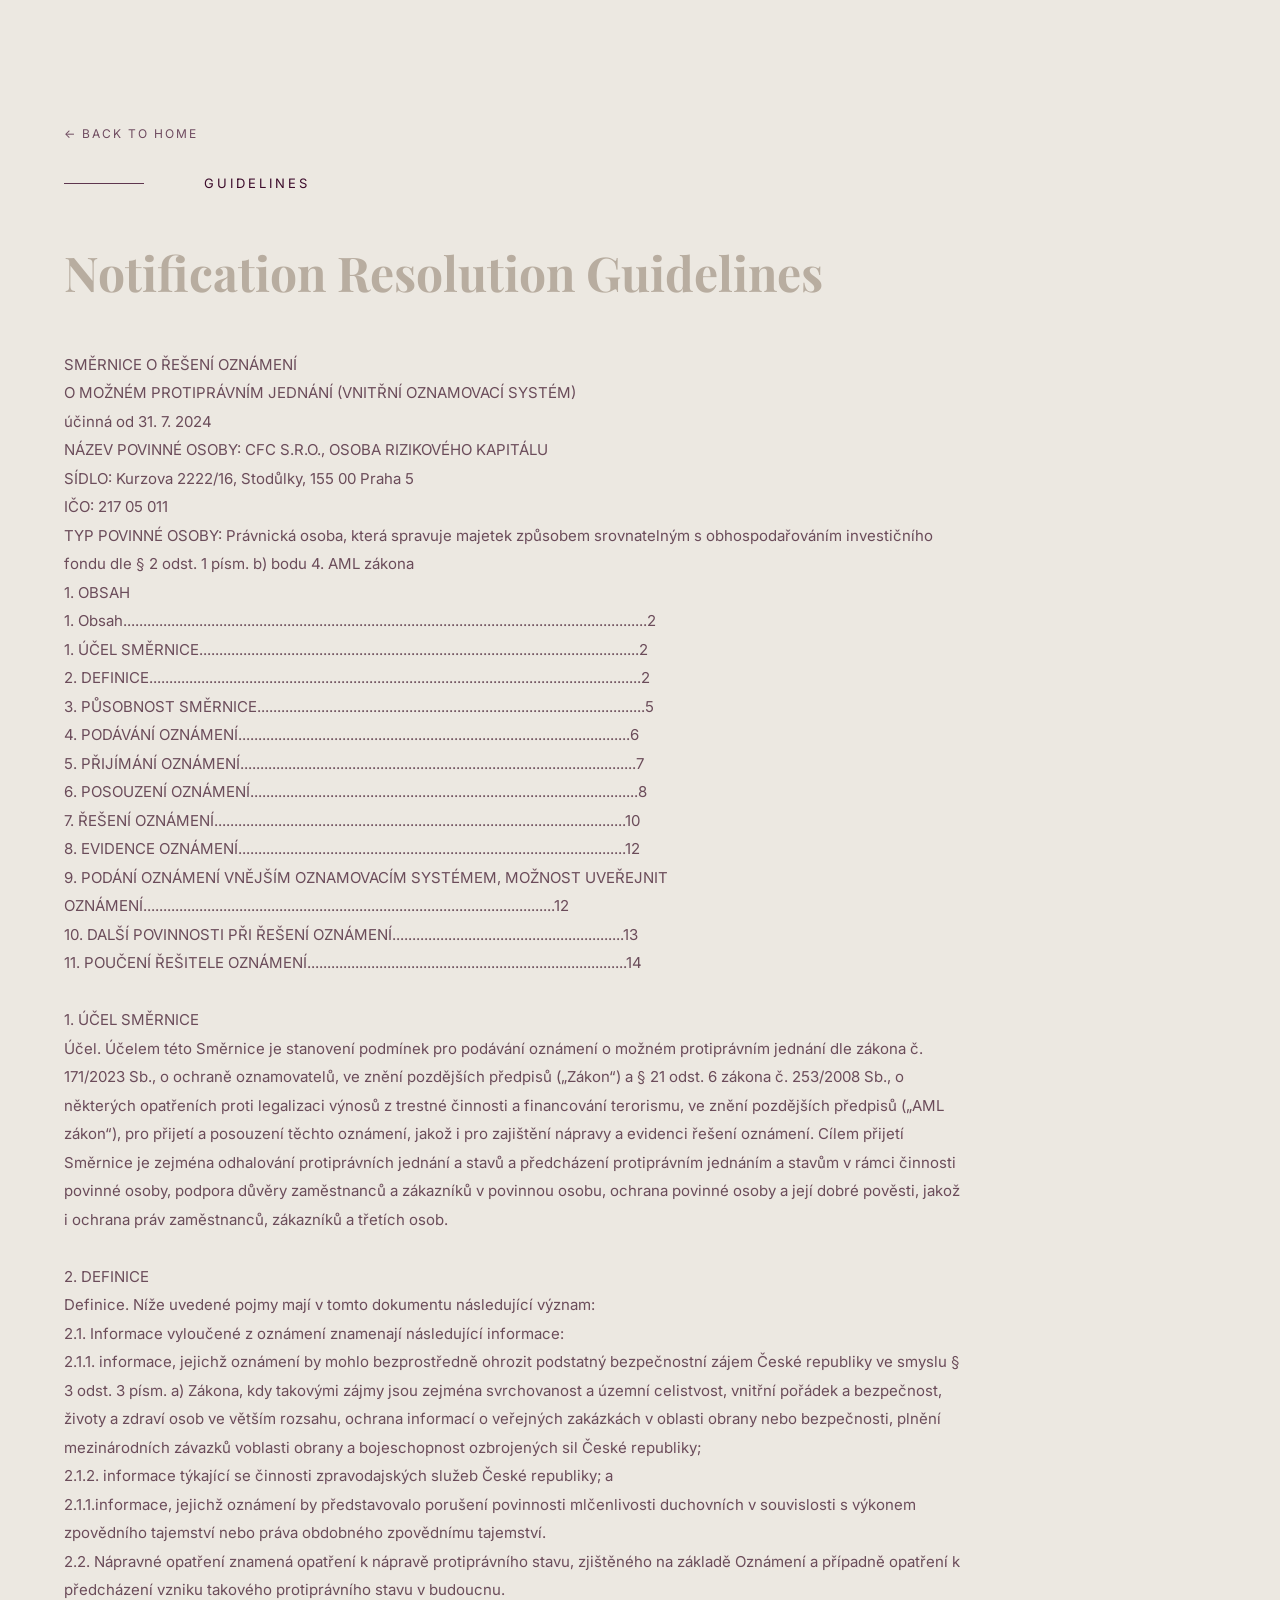
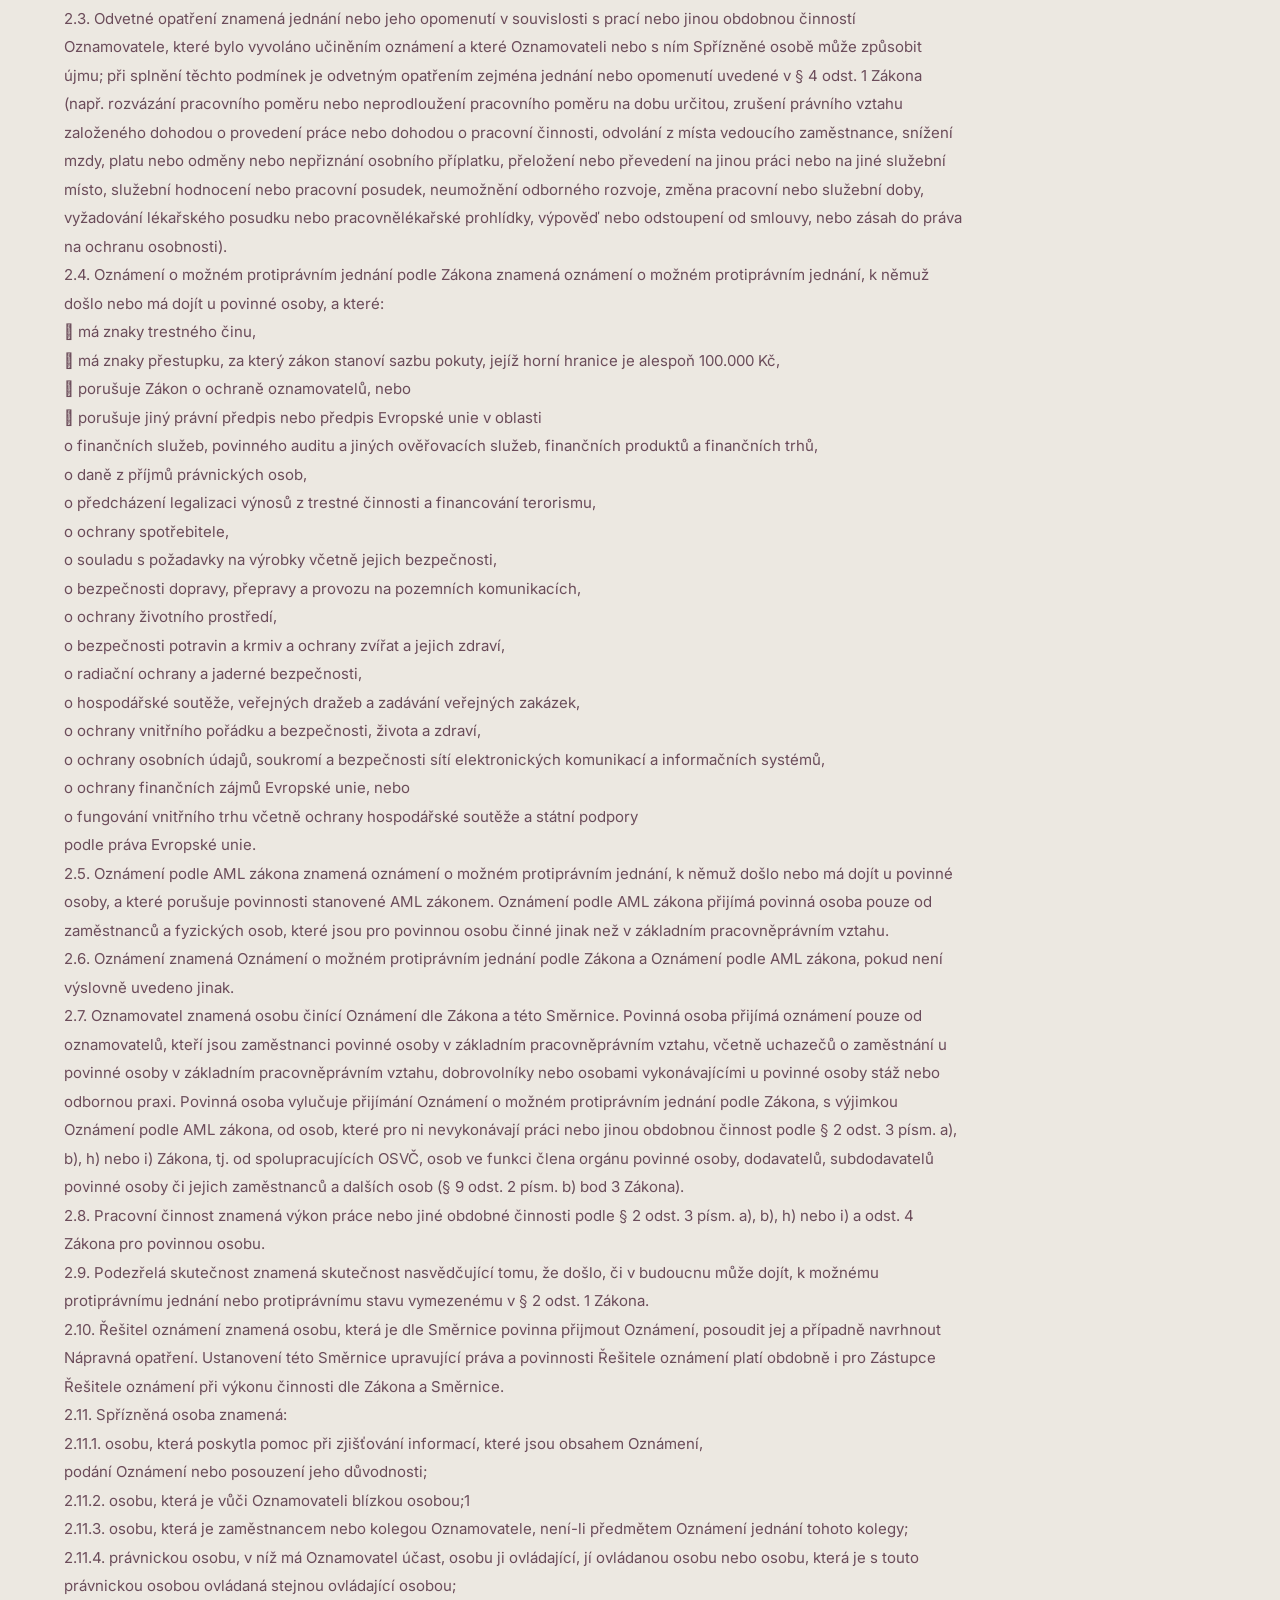
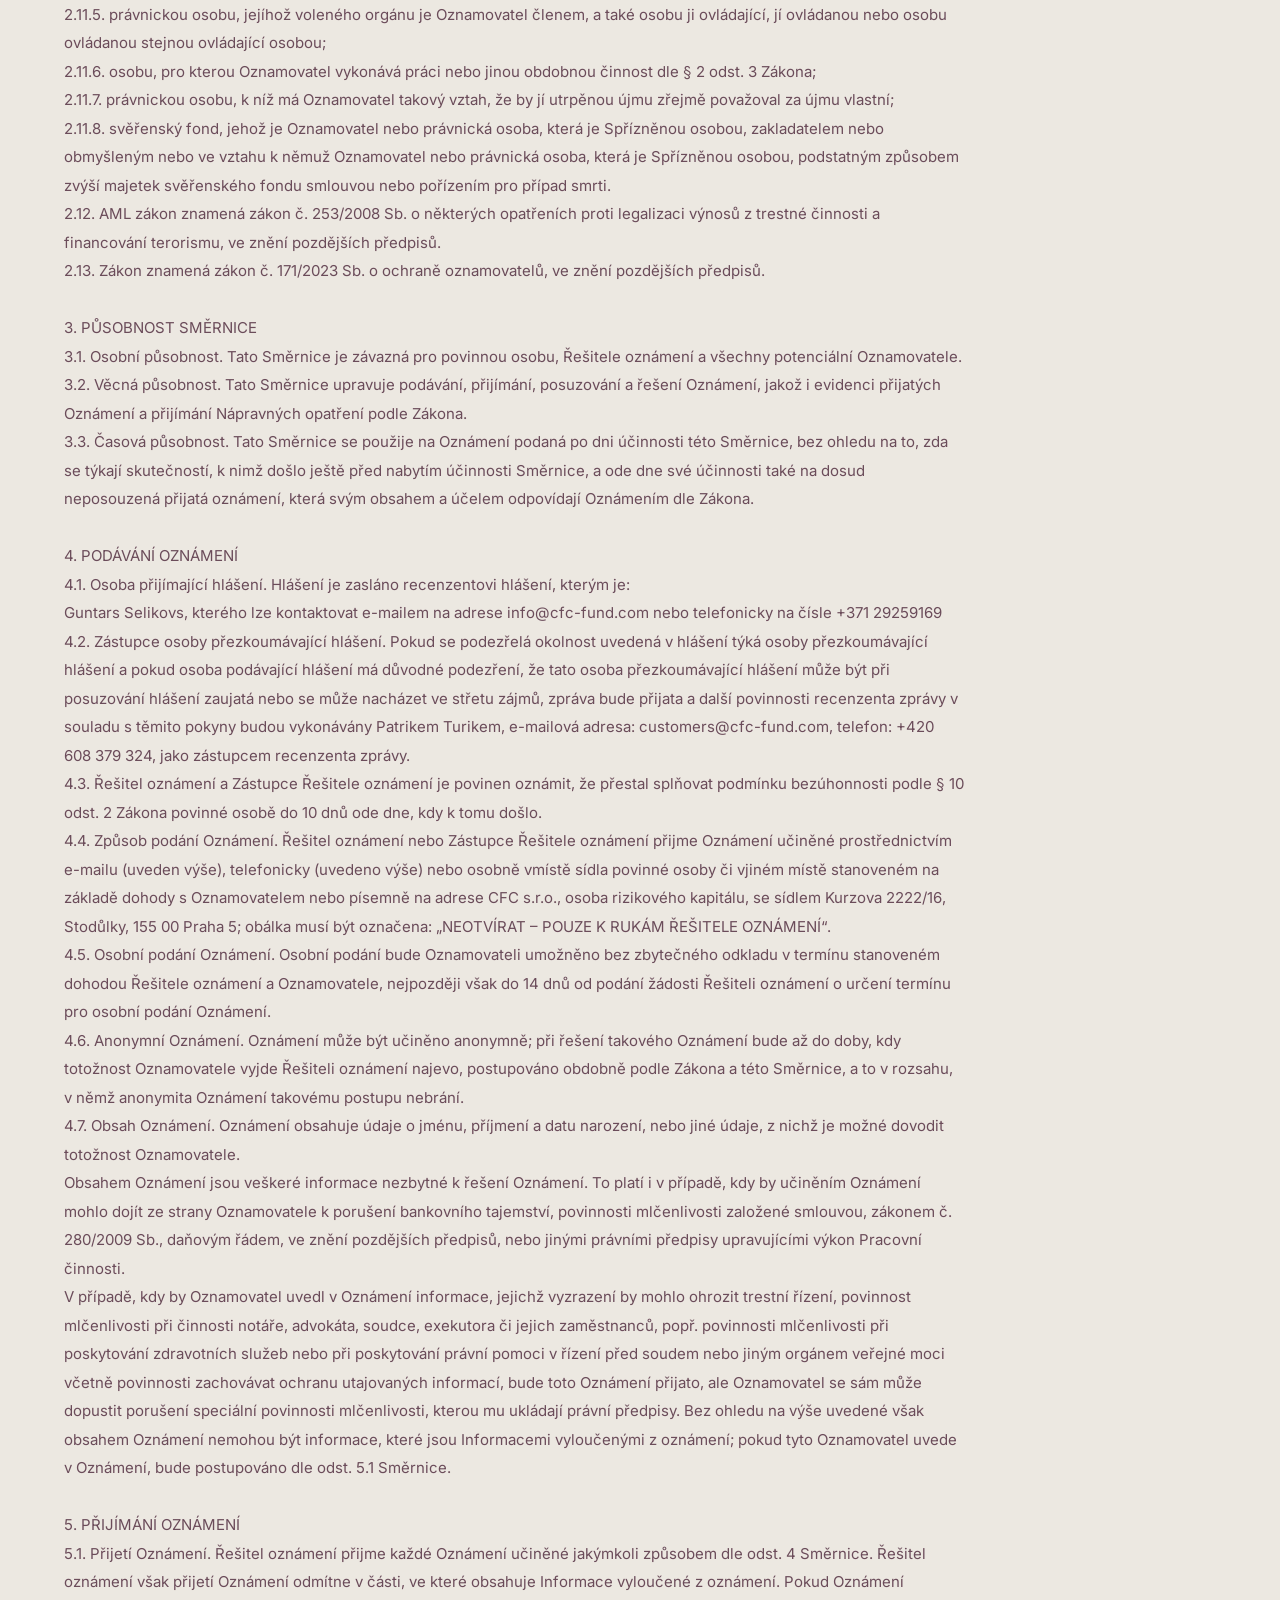
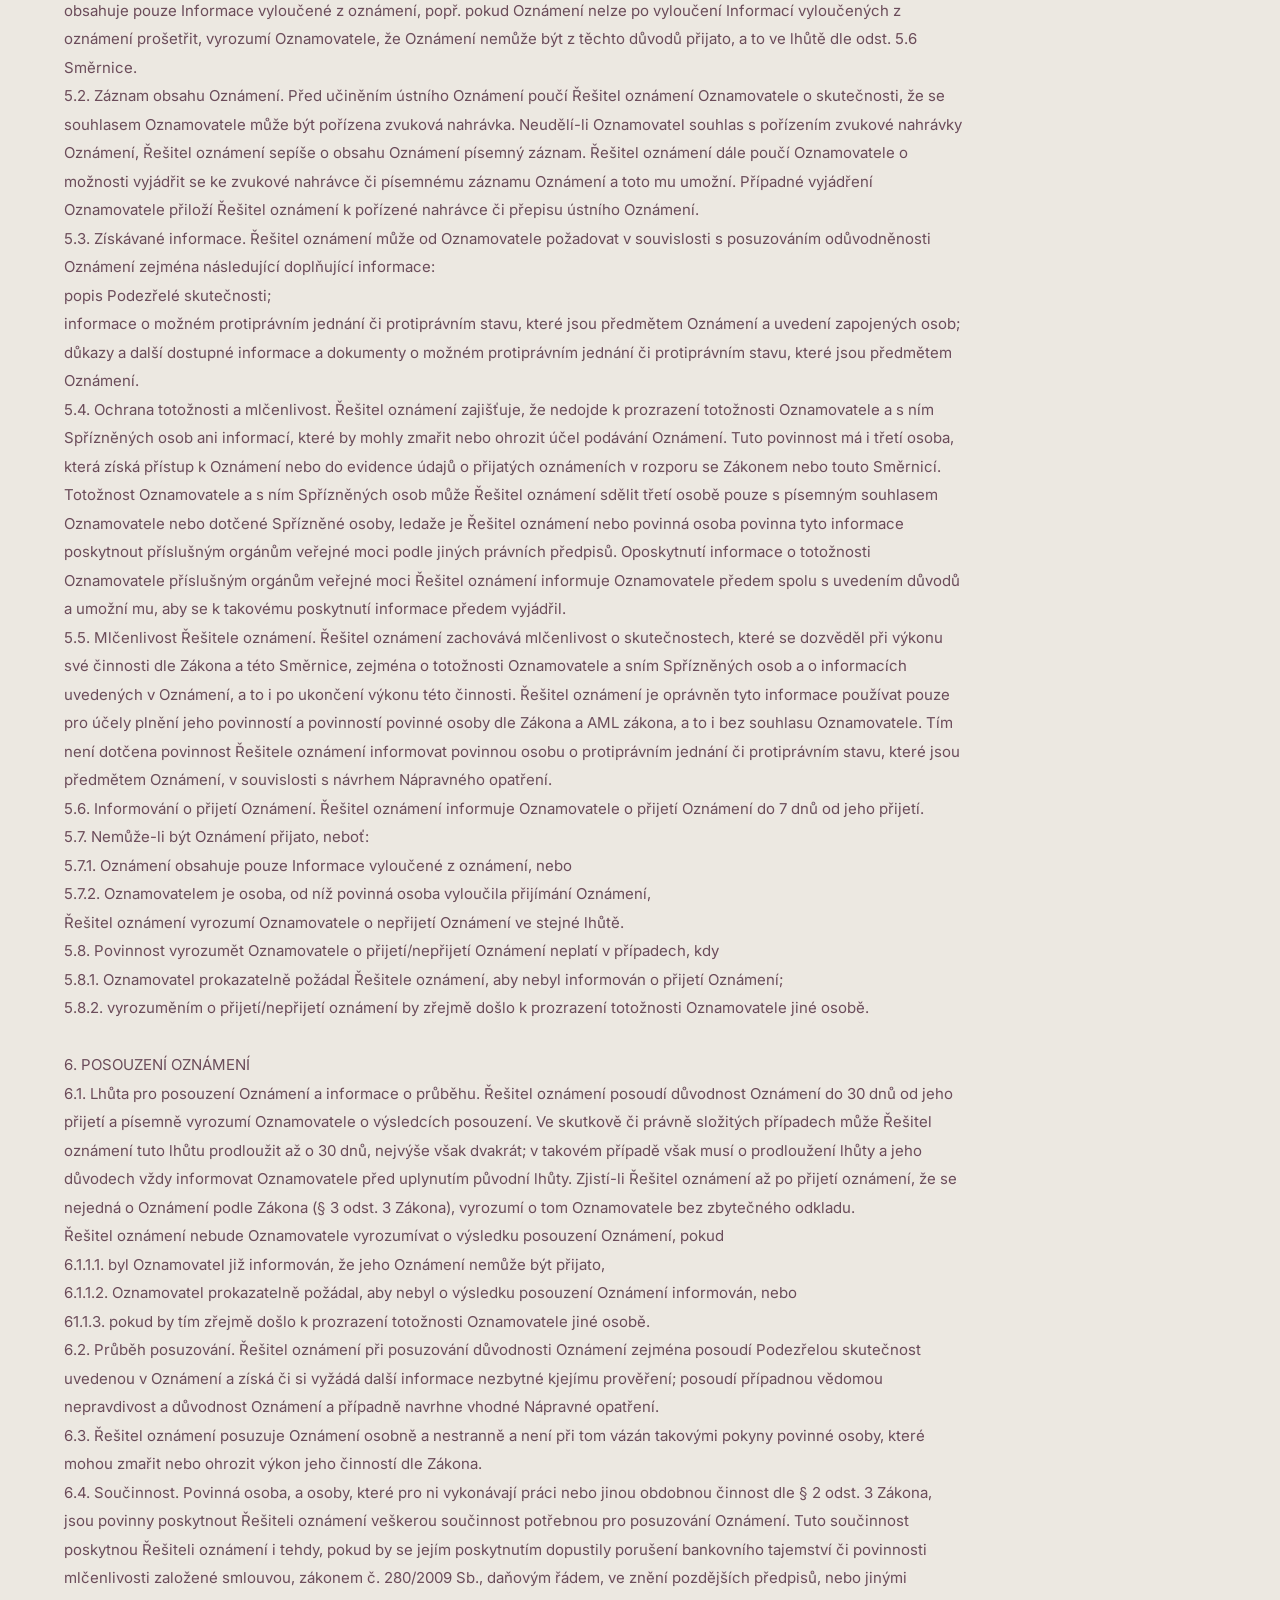
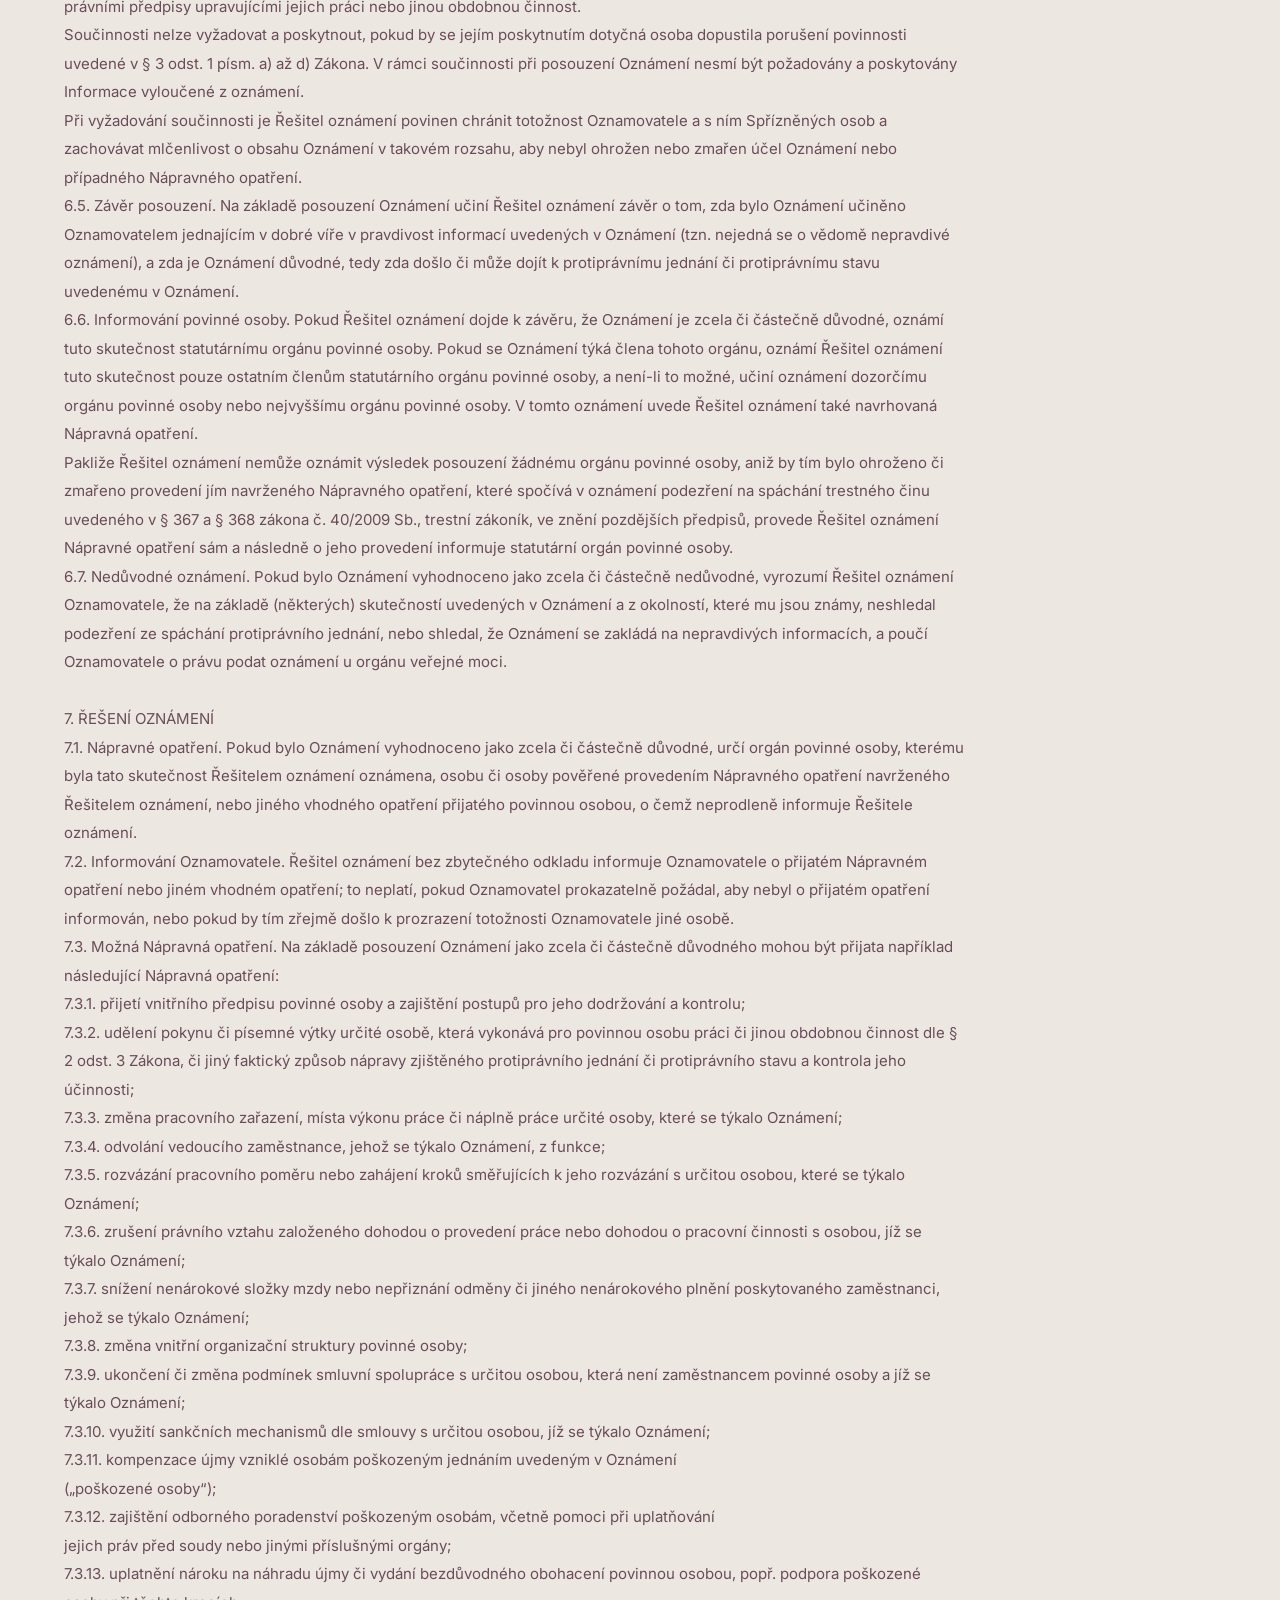
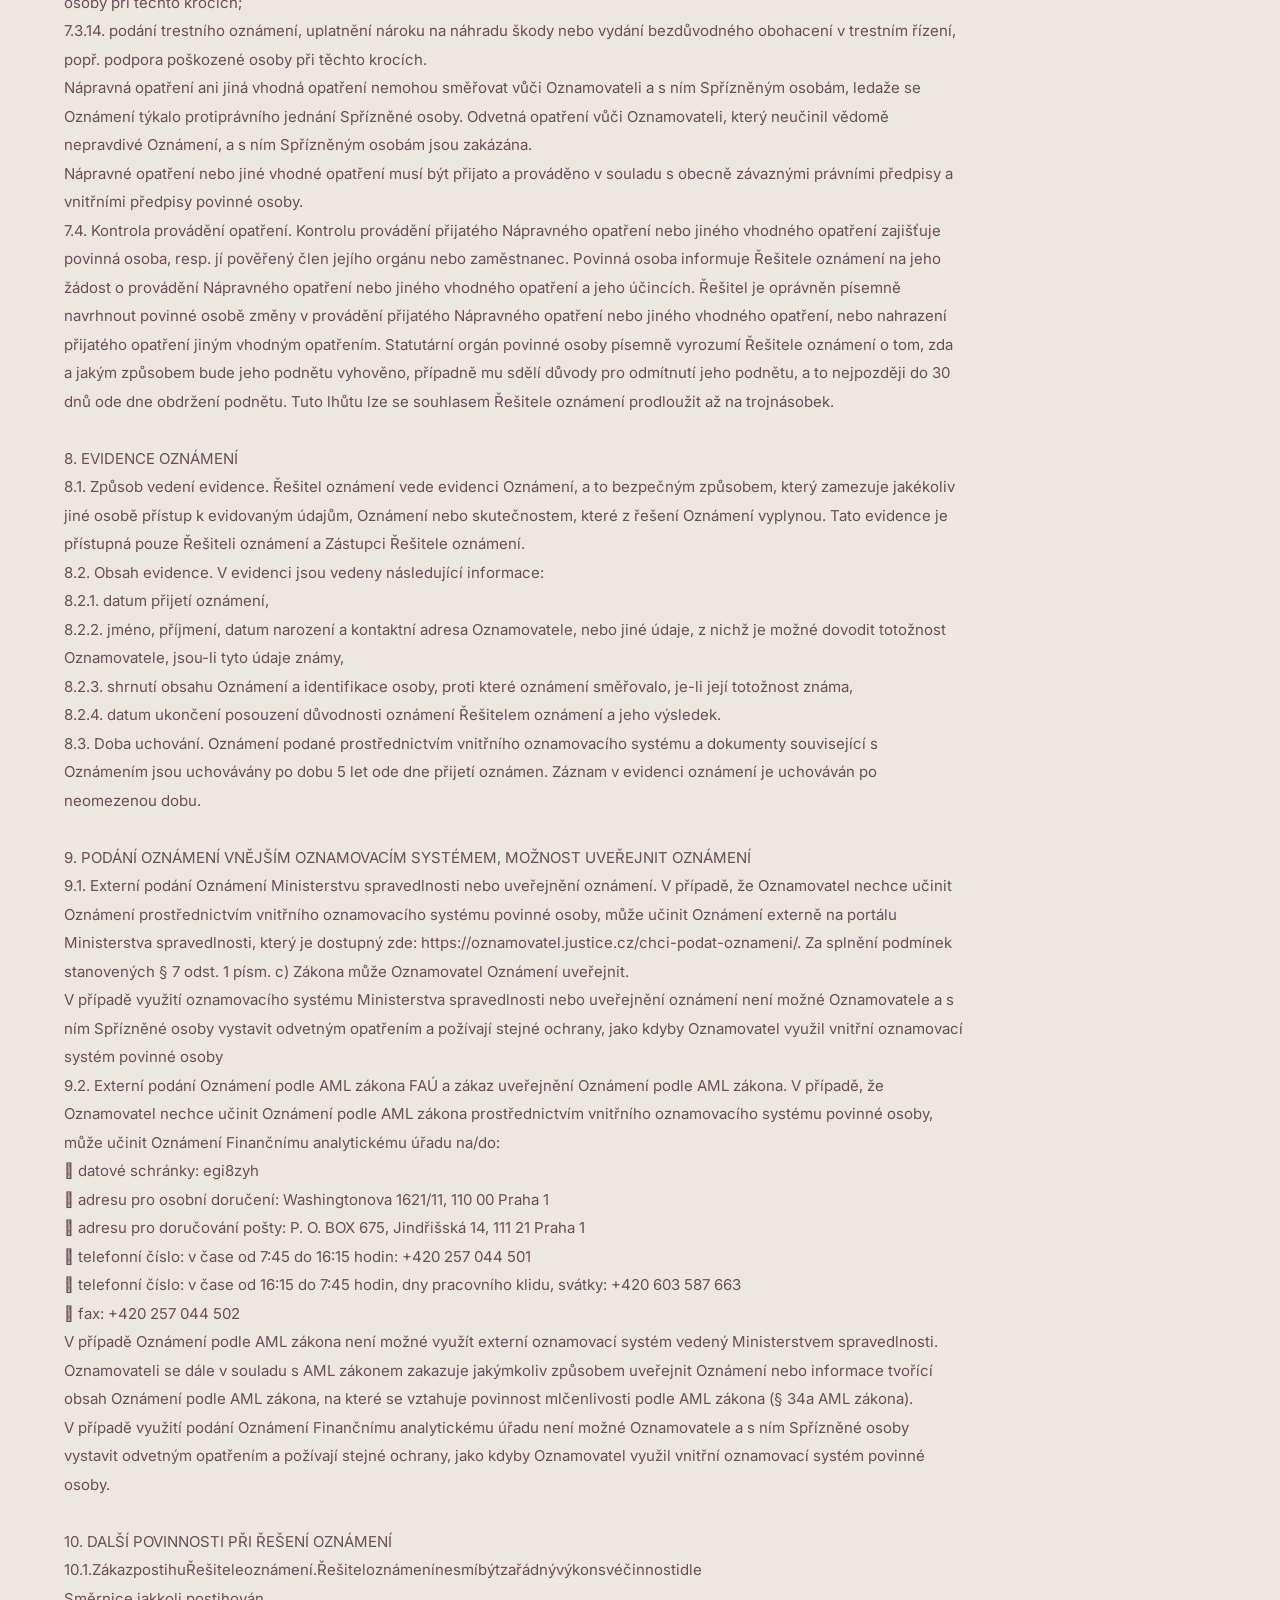
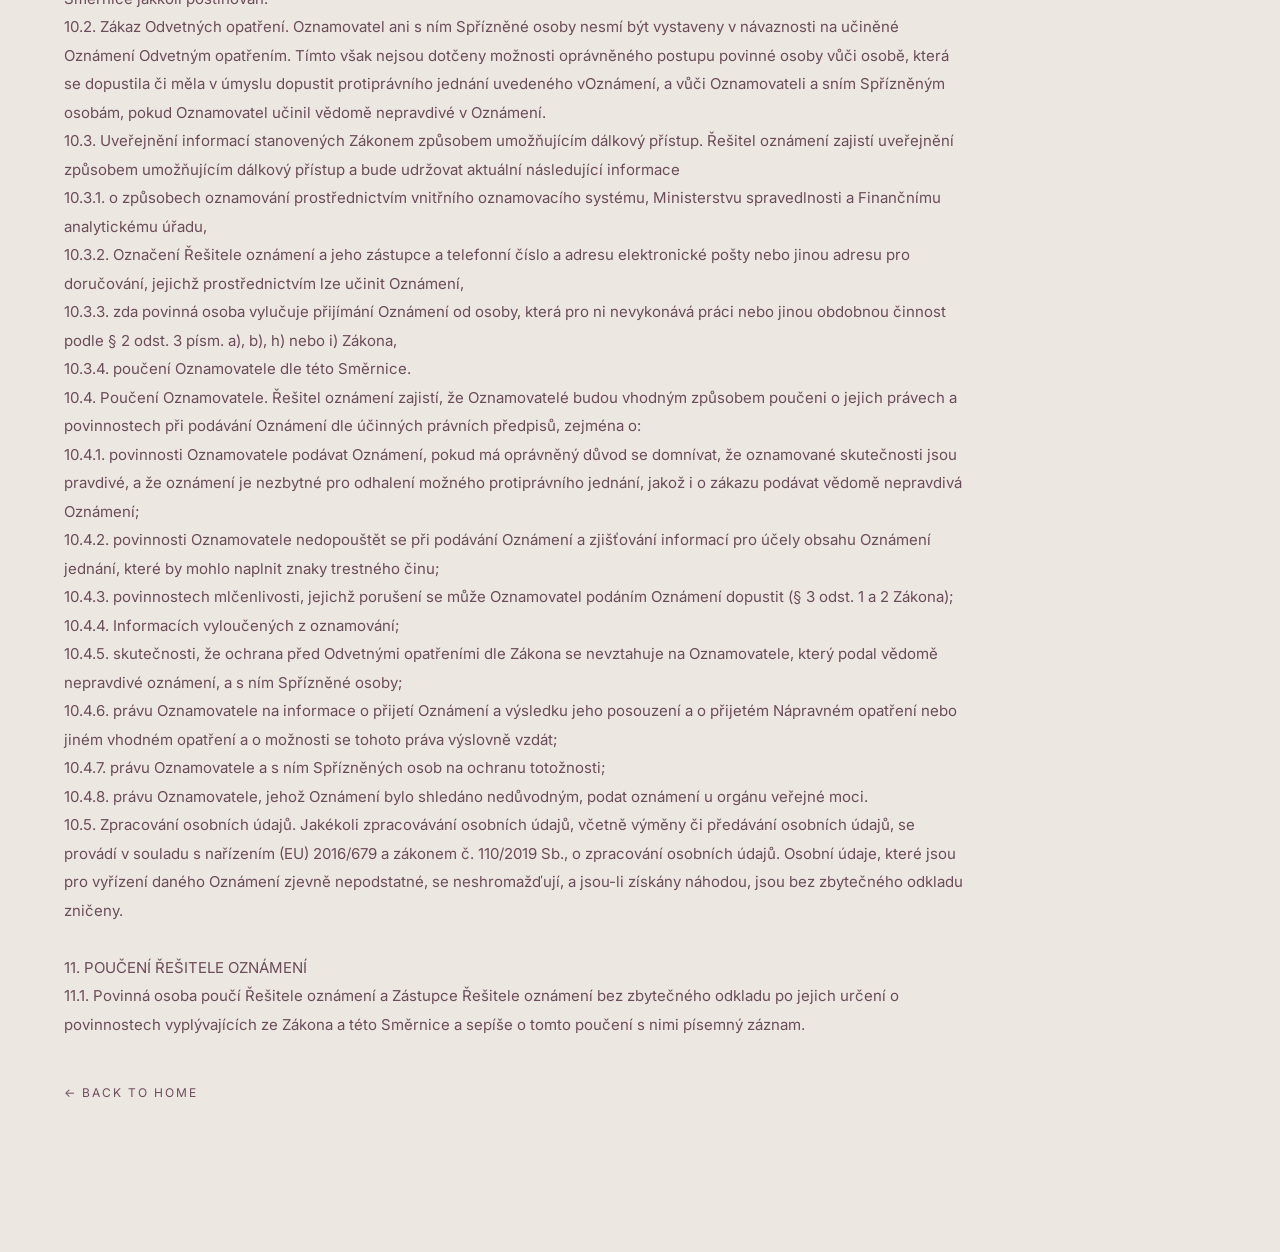
<file: guidelines.html>
<!DOCTYPE html>
<html lang="en">
<head>
<meta charset="UTF-8">
<meta name="viewport" content="width=device-width, initial-scale=1.0">
<title>Notification Resolution Guidelines</title>
<link href="https://fonts.googleapis.com/css2?family=Playfair+Display:wght@500;700&family=Inter:wght@300;400;500&display=swap" rel="stylesheet">
<link rel="stylesheet" href="assets/css/style.css">

</head>
<body>
<section class="page">
<div class="container">
<!-- BACK -->
    <a href="javascript:void(0)" onclick="goBack()" class="back-link">
    ← Back to Home
    </a>
<!-- HEADER -->
<div class="section-header">
    <div class="line"></div>
    <span class="label">GUIDELINES</span>
</div>

<!-- TITLE -->
<h1 class="page-title">
    Notification Resolution Guidelines
</h1>

<!-- CONTENT -->
<div class="legal-text">
    <pre>
SMĚRNICE O ŘEŠENÍ OZNÁMENÍ
O MOŽNÉM PROTIPRÁVNÍM JEDNÁNÍ (VNITŘNÍ OZNAMOVACÍ SYSTÉM)
účinná od 31. 7. 2024
NÁZEV POVINNÉ OSOBY: CFC S.R.O., OSOBA RIZIKOVÉHO KAPITÁLU
SÍDLO: Kurzova 2222/16, Stodůlky, 155 00 Praha 5
IČO: 217 05 011
TYP POVINNÉ OSOBY: Právnická osoba, která spravuje majetek způsobem srovnatelným s obhospodařováním investičního fondu dle § 2 odst. 1 písm. b) bodu 4. AML zákona
1. OBSAH
1. Obsah...................................................................................................................................2
1. ÚČEL SMĚRNICE..............................................................................................................2
2. DEFINICE...........................................................................................................................2
3. PŮSOBNOST SMĚRNICE.................................................................................................5
4. PODÁVÁNÍ OZNÁMENÍ..................................................................................................6
5. PŘIJÍMÁNÍ OZNÁMENÍ...................................................................................................7
6. POSOUZENÍ OZNÁMENÍ.................................................................................................8
7. ŘEŠENÍ OZNÁMENÍ.......................................................................................................10
8. EVIDENCE OZNÁMENÍ.................................................................................................12
9. PODÁNÍ OZNÁMENÍ VNĚJŠÍM OZNAMOVACÍM SYSTÉMEM, MOŽNOST UVEŘEJNIT OZNÁMENÍ.......................................................................................................12
10. DALŠÍ POVINNOSTI PŘI ŘEŠENÍ OZNÁMENÍ..........................................................13 
11. POUČENÍ ŘEŠITELE OZNÁMENÍ................................................................................14

1. ÚČEL SMĚRNICE
Účel. Účelem této Směrnice je stanovení podmínek pro podávání oznámení o možném protiprávním jednání dle zákona č. 171/2023 Sb., o ochraně oznamovatelů, ve znění pozdějších předpisů („Zákon“) a § 21 odst. 6 zákona č. 253/2008 Sb., o některých opatřeních proti legalizaci výnosů z trestné činnosti a financování terorismu, ve znění pozdějších předpisů („AML zákon“), pro přijetí a posouzení těchto oznámení, jakož i pro zajištění nápravy a evidenci řešení oznámení. Cílem přijetí Směrnice je zejména odhalování protiprávních jednání a stavů a předcházení protiprávním jednáním a stavům v rámci činnosti povinné osoby, podpora důvěry zaměstnanců a zákazníků v povinnou osobu, ochrana povinné osoby a její dobré pověsti, jakož i ochrana práv zaměstnanců, zákazníků a třetích osob.

2. DEFINICE
Definice. Níže uvedené pojmy mají v tomto dokumentu následující význam:
2.1. Informace vyloučené z oznámení znamenají následující informace:
2.1.1. informace, jejichž oznámení by mohlo bezprostředně ohrozit podstatný bezpečnostní zájem České republiky ve smyslu § 3 odst. 3 písm. a) Zákona, kdy takovými zájmy jsou zejména svrchovanost a územní celistvost, vnitřní pořádek a bezpečnost, životy a zdraví osob ve větším rozsahu, ochrana informací o veřejných zakázkách v oblasti obrany nebo bezpečnosti, plnění mezinárodních závazků voblasti obrany a bojeschopnost ozbrojených sil České republiky;
2.1.2. informace týkající se činnosti zpravodajských služeb České republiky; a
2.1.1.informace, jejichž oznámení by představovalo porušení povinnosti mlčenlivosti duchovních v souvislosti s výkonem zpovědního tajemství nebo práva obdobného zpovědnímu tajemství.
2.2. Nápravné opatření znamená opatření k nápravě protiprávního stavu, zjištěného na základě Oznámení a případně opatření k předcházení vzniku takového protiprávního stavu v budoucnu.
2.3. Odvetné opatření znamená jednání nebo jeho opomenutí v souvislosti s prací nebo jinou obdobnou činností Oznamovatele, které bylo vyvoláno učiněním oznámení a které Oznamovateli nebo s ním Spřízněné osobě může způsobit újmu; při splnění těchto podmínek je odvetným opatřením zejména jednání nebo opomenutí uvedené v § 4 odst. 1 Zákona (např. rozvázání pracovního poměru nebo neprodloužení pracovního poměru na dobu určitou, zrušení právního vztahu založeného dohodou o provedení práce nebo dohodou o pracovní činnosti, odvolání z místa vedoucího zaměstnance, snížení mzdy, platu nebo odměny nebo nepřiznání osobního příplatku, přeložení nebo převedení na jinou práci nebo na jiné služební místo, služební hodnocení nebo pracovní posudek, neumožnění odborného rozvoje, změna pracovní nebo služební doby, vyžadování lékařského posudku nebo pracovnělékařské prohlídky, výpověď nebo odstoupení od smlouvy, nebo zásah do práva na ochranu osobnosti).
2.4. Oznámení o možném protiprávním jednání podle Zákona znamená oznámení o možném protiprávním jednání, k němuž došlo nebo má dojít u povinné osoby, a které:
 má znaky trestného činu,
 má znaky přestupku, za který zákon stanoví sazbu pokuty, jejíž horní hranice je alespoň 100.000 Kč,
 porušuje Zákon o ochraně oznamovatelů, nebo
 porušuje jiný právní předpis nebo předpis Evropské unie v oblasti
o finančních služeb, povinného auditu a jiných ověřovacích služeb, finančních produktů a finančních trhů,
o daně z příjmů právnických osob,
o předcházení legalizaci výnosů z trestné činnosti a financování terorismu,
o ochrany spotřebitele,
o souladu s požadavky na výrobky včetně jejich bezpečnosti,
o bezpečnosti dopravy, přepravy a provozu na pozemních komunikacích,
o ochrany životního prostředí,
o bezpečnosti potravin a krmiv a ochrany zvířat a jejich zdraví,
o radiační ochrany a jaderné bezpečnosti,
o hospodářské soutěže, veřejných dražeb a zadávání veřejných zakázek,
o ochrany vnitřního pořádku a bezpečnosti, života a zdraví,
o ochrany osobních údajů, soukromí a bezpečnosti sítí elektronických komunikací a informačních systémů,
o ochrany finančních zájmů Evropské unie, nebo
o fungování vnitřního trhu včetně ochrany hospodářské soutěže a státní podpory
podle práva Evropské unie.
2.5. Oznámení podle AML zákona znamená oznámení o možném protiprávním jednání, k němuž došlo nebo má dojít u povinné osoby, a které porušuje povinnosti stanovené AML zákonem. Oznámení podle AML zákona přijímá povinná osoba pouze od zaměstnanců a fyzických osob, které jsou pro povinnou osobu činné jinak než v základním pracovněprávním vztahu.
2.6. Oznámení znamená Oznámení o možném protiprávním jednání podle Zákona a Oznámení podle AML zákona, pokud není výslovně uvedeno jinak.
2.7. Oznamovatel znamená osobu činící Oznámení dle Zákona a této Směrnice. Povinná osoba přijímá oznámení pouze od oznamovatelů, kteří jsou zaměstnanci povinné osoby v základním pracovněprávním vztahu, včetně uchazečů o zaměstnání u povinné osoby v základním pracovněprávním vztahu, dobrovolníky nebo osobami vykonávajícími u povinné osoby stáž nebo odbornou praxi. Povinná osoba vylučuje přijímání Oznámení o možném protiprávním jednání podle Zákona, s výjimkou Oznámení podle AML zákona, od osob, které pro ni nevykonávají práci nebo jinou obdobnou činnost podle § 2 odst. 3 písm. a), b), h) nebo i) Zákona, tj. od spolupracujících OSVČ, osob ve funkci člena orgánu povinné osoby, dodavatelů, subdodavatelů povinné osoby či jejich zaměstnanců a dalších osob (§ 9 odst. 2 písm. b) bod 3 Zákona).
2.8. Pracovní činnost znamená výkon práce nebo jiné obdobné činnosti podle § 2 odst. 3 písm. a), b), h) nebo i) a odst. 4 Zákona pro povinnou osobu.
2.9. Podezřelá skutečnost znamená skutečnost nasvědčující tomu, že došlo, či v budoucnu může dojít, k možnému protiprávnímu jednání nebo protiprávnímu stavu vymezenému v § 2 odst. 1 Zákona.
2.10. Řešitel oznámení znamená osobu, která je dle Směrnice povinna přijmout Oznámení, posoudit jej a případně navrhnout Nápravná opatření. Ustanovení této Směrnice upravující práva a povinnosti Řešitele oznámení platí obdobně i pro Zástupce Řešitele oznámení při výkonu činnosti dle Zákona a Směrnice.
2.11. Spřízněná osoba znamená:
2.11.1. osobu, která poskytla pomoc při zjišťování informací, které jsou obsahem Oznámení,
podání Oznámení nebo posouzení jeho důvodnosti;
2.11.2. osobu, která je vůči Oznamovateli blízkou osobou;1
2.11.3. osobu, která je zaměstnancem nebo kolegou Oznamovatele, není-li předmětem Oznámení jednání tohoto kolegy;
2.11.4. právnickou osobu, v níž má Oznamovatel účast, osobu ji ovládající, jí ovládanou osobu nebo osobu, která je s touto právnickou osobou ovládaná stejnou ovládající osobou;
2.11.5. právnickou osobu, jejíhož voleného orgánu je Oznamovatel členem, a také osobu ji ovládající, jí ovládanou nebo osobu ovládanou stejnou ovládající osobou;
2.11.6. osobu, pro kterou Oznamovatel vykonává práci nebo jinou obdobnou činnost dle § 2 odst. 3 Zákona;
2.11.7. právnickou osobu, k níž má Oznamovatel takový vztah, že by jí utrpěnou újmu zřejmě považoval za újmu vlastní;
2.11.8. svěřenský fond, jehož je Oznamovatel nebo právnická osoba, která je Spřízněnou osobou, zakladatelem nebo obmyšleným nebo ve vztahu k němuž Oznamovatel nebo právnická osoba, která je Spřízněnou osobou, podstatným způsobem zvýší majetek svěřenského fondu smlouvou nebo pořízením pro případ smrti.
2.12. AML zákon znamená zákon č. 253/2008 Sb. o některých opatřeních proti legalizaci výnosů z trestné činnosti a financování terorismu, ve znění pozdějších předpisů.
2.13. Zákon znamená zákon č. 171/2023 Sb. o ochraně oznamovatelů, ve znění pozdějších předpisů.

3. PŮSOBNOST SMĚRNICE
3.1. Osobní působnost. Tato Směrnice je závazná pro povinnou osobu, Řešitele oznámení a všechny potenciální Oznamovatele.
3.2. Věcná působnost. Tato Směrnice upravuje podávání, přijímání, posuzování a řešení Oznámení, jakož i evidenci přijatých Oznámení a přijímání Nápravných opatření podle Zákona.
3.3. Časová působnost. Tato Směrnice se použije na Oznámení podaná po dni účinnosti této Směrnice, bez ohledu na to, zda se týkají skutečností, k nimž došlo ještě před nabytím účinnosti Směrnice, a ode dne své účinnosti také na dosud neposouzená přijatá oznámení, která svým obsahem a účelem odpovídají Oznámením dle Zákona.

4. PODÁVÁNÍ OZNÁMENÍ
4.1. Osoba přijímající hlášení. Hlášení je zasláno recenzentovi hlášení, kterým je:
Guntars Selikovs, kterého lze kontaktovat e-mailem na adrese info@cfc-fund.com nebo telefonicky na čísle +371 29259169
4.2. Zástupce osoby přezkoumávající hlášení. Pokud se podezřelá okolnost uvedená v hlášení týká osoby přezkoumávající hlášení a pokud osoba podávající hlášení má důvodné podezření, že tato osoba přezkoumávající hlášení může být při posuzování hlášení zaujatá nebo se může nacházet ve střetu zájmů, zpráva bude přijata a další povinnosti recenzenta zprávy v souladu s těmito pokyny budou vykonávány Patrikem Turikem, e-mailová adresa: customers@cfc-fund.com, telefon: +420 608 379 324, jako zástupcem recenzenta zprávy.
4.3. Řešitel oznámení a Zástupce Řešitele oznámení je povinen oznámit, že přestal splňovat podmínku bezúhonnosti podle § 10 odst. 2 Zákona povinné osobě do 10 dnů ode dne, kdy k tomu došlo.
4.4. Způsob podání Oznámení. Řešitel oznámení nebo Zástupce Řešitele oznámení přijme Oznámení učiněné prostřednictvím e-mailu (uveden výše), telefonicky (uvedeno výše) nebo osobně vmístě sídla povinné osoby či vjiném místě stanoveném na základě dohody s Oznamovatelem nebo písemně na adrese CFC s.r.o., osoba rizikového kapitálu, se sídlem Kurzova 2222/16, Stodůlky, 155 00 Praha 5; obálka musí být označena: „NEOTVÍRAT – POUZE K RUKÁM ŘEŠITELE OZNÁMENÍ“.
4.5. Osobní podání Oznámení. Osobní podání bude Oznamovateli umožněno bez zbytečného odkladu v termínu stanoveném dohodou Řešitele oznámení a Oznamovatele, nejpozději však do 14 dnů od podání žádosti Řešiteli oznámení o určení termínu pro osobní podání Oznámení.
4.6. Anonymní Oznámení. Oznámení může být učiněno anonymně; při řešení takového Oznámení bude až do doby, kdy totožnost Oznamovatele vyjde Řešiteli oznámení najevo, postupováno obdobně podle Zákona a této Směrnice, a to v rozsahu, v němž anonymita Oznámení takovému postupu nebrání.
4.7. Obsah Oznámení. Oznámení obsahuje údaje o jménu, příjmení a datu narození, nebo jiné údaje, z nichž je možné dovodit totožnost Oznamovatele.
Obsahem Oznámení jsou veškeré informace nezbytné k řešení Oznámení. To platí i v případě, kdy by učiněním Oznámení mohlo dojít ze strany Oznamovatele k porušení bankovního tajemství, povinnosti mlčenlivosti založené smlouvou, zákonem č. 280/2009 Sb., daňovým řádem, ve znění pozdějších předpisů, nebo jinými právními předpisy upravujícími výkon Pracovní činnosti.
V případě, kdy by Oznamovatel uvedl v Oznámení informace, jejichž vyzrazení by mohlo ohrozit trestní řízení, povinnost mlčenlivosti při činnosti notáře, advokáta, soudce, exekutora či jejich zaměstnanců, popř. povinnosti mlčenlivosti při poskytování zdravotních služeb nebo při poskytování právní pomoci v řízení před soudem nebo jiným orgánem veřejné moci včetně povinnosti zachovávat ochranu utajovaných informací, bude toto Oznámení přijato, ale Oznamovatel se sám může dopustit porušení speciální povinnosti mlčenlivosti, kterou mu ukládají právní předpisy. Bez ohledu na výše uvedené však obsahem Oznámení nemohou být informace, které jsou Informacemi vyloučenými z oznámení; pokud tyto Oznamovatel uvede v Oznámení, bude postupováno dle odst. 5.1 Směrnice.

5. PŘIJÍMÁNÍ OZNÁMENÍ
5.1. Přijetí Oznámení. Řešitel oznámení přijme každé Oznámení učiněné jakýmkoli způsobem dle odst. 4 Směrnice. Řešitel oznámení však přijetí Oznámení odmítne v části, ve které obsahuje Informace vyloučené z oznámení. Pokud Oznámení obsahuje pouze Informace vyloučené z oznámení, popř. pokud Oznámení nelze po vyloučení Informací vyloučených z oznámení prošetřit, vyrozumí Oznamovatele, že Oznámení nemůže být z těchto důvodů přijato, a to ve lhůtě dle odst. 5.6 Směrnice.
5.2. Záznam obsahu Oznámení. Před učiněním ústního Oznámení poučí Řešitel oznámení Oznamovatele o skutečnosti, že se souhlasem Oznamovatele může být pořízena zvuková nahrávka. Neudělí-li Oznamovatel souhlas s pořízením zvukové nahrávky Oznámení, Řešitel oznámení sepíše o obsahu Oznámení písemný záznam. Řešitel oznámení dále poučí Oznamovatele o možnosti vyjádřit se ke zvukové nahrávce či písemnému záznamu Oznámení a toto mu umožní. Případné vyjádření Oznamovatele přiloží Řešitel oznámení k pořízené nahrávce či přepisu ústního Oznámení.
5.3. Získávané informace. Řešitel oznámení může od Oznamovatele požadovat v souvislosti s posuzováním odůvodněnosti Oznámení zejména následující doplňující informace:
popis Podezřelé skutečnosti;
informace o možném protiprávním jednání či protiprávním stavu, které jsou předmětem Oznámení a uvedení zapojených osob;
důkazy a další dostupné informace a dokumenty o možném protiprávním jednání či protiprávním stavu, které jsou předmětem Oznámení.
5.4. Ochrana totožnosti a mlčenlivost. Řešitel oznámení zajišťuje, že nedojde k prozrazení totožnosti Oznamovatele a s ním Spřízněných osob ani informací, které by mohly zmařit nebo ohrozit účel podávání Oznámení. Tuto povinnost má i třetí osoba, která získá přístup k Oznámení nebo do evidence údajů o přijatých oznámeních v rozporu se Zákonem nebo touto Směrnicí. Totožnost Oznamovatele a s ním Spřízněných osob může Řešitel oznámení sdělit třetí osobě pouze s písemným souhlasem Oznamovatele nebo dotčené Spřízněné osoby, ledaže je Řešitel oznámení nebo povinná osoba povinna tyto informace poskytnout příslušným orgánům veřejné moci podle jiných právních předpisů. Oposkytnutí informace o totožnosti Oznamovatele příslušným orgánům veřejné moci Řešitel oznámení informuje Oznamovatele předem spolu s uvedením důvodů a umožní mu, aby se k takovému poskytnutí informace předem vyjádřil.
5.5. Mlčenlivost Řešitele oznámení. Řešitel oznámení zachovává mlčenlivost o skutečnostech, které se dozvěděl při výkonu své činnosti dle Zákona a této Směrnice, zejména o totožnosti Oznamovatele a sním Spřízněných osob a o informacích uvedených v Oznámení, a to i po ukončení výkonu této činnosti. Řešitel oznámení je oprávněn tyto informace používat pouze pro účely plnění jeho povinností a povinností povinné osoby dle Zákona a AML zákona, a to i bez souhlasu Oznamovatele. Tím není dotčena povinnost Řešitele oznámení informovat povinnou osobu o protiprávním jednání či protiprávním stavu, které jsou předmětem Oznámení, v souvislosti s návrhem Nápravného opatření.
5.6. Informování o přijetí Oznámení. Řešitel oznámení informuje Oznamovatele o přijetí Oznámení do 7 dnů od jeho přijetí.
5.7. Nemůže-li být Oznámení přijato, neboť:
5.7.1. Oznámení obsahuje pouze Informace vyloučené z oznámení, nebo
5.7.2. Oznamovatelem je osoba, od níž povinná osoba vyloučila přijímání Oznámení,
Řešitel oznámení vyrozumí Oznamovatele o nepřijetí Oznámení ve stejné lhůtě.
5.8. Povinnost vyrozumět Oznamovatele o přijetí/nepřijetí Oznámení neplatí v případech, kdy
5.8.1. Oznamovatel prokazatelně požádal Řešitele oznámení, aby nebyl informován o přijetí Oznámení;
5.8.2. vyrozuměním o přijetí/nepřijetí oznámení by zřejmě došlo k prozrazení totožnosti Oznamovatele jiné osobě.

6. POSOUZENÍ OZNÁMENÍ
6.1. Lhůta pro posouzení Oznámení a informace o průběhu. Řešitel oznámení posoudí důvodnost Oznámení do 30 dnů od jeho přijetí a písemně vyrozumí Oznamovatele o výsledcích posouzení. Ve skutkově či právně složitých případech může Řešitel oznámení tuto lhůtu prodloužit až o 30 dnů, nejvýše však dvakrát; v takovém případě však musí o prodloužení lhůty a jeho důvodech vždy informovat Oznamovatele před uplynutím původní lhůty. Zjistí-li Řešitel oznámení až po přijetí oznámení, že se nejedná o Oznámení podle Zákona (§ 3 odst. 3 Zákona), vyrozumí o tom Oznamovatele bez zbytečného odkladu.
Řešitel oznámení nebude Oznamovatele vyrozumívat o výsledku posouzení Oznámení, pokud
6.1.1.1. byl Oznamovatel již informován, že jeho Oznámení nemůže být přijato,
6.1.1.2. Oznamovatel prokazatelně požádal, aby nebyl o výsledku posouzení Oznámení informován, nebo
61.1.3. pokud by tím zřejmě došlo k prozrazení totožnosti Oznamovatele jiné osobě.
6.2. Průběh posuzování. Řešitel oznámení při posuzování důvodnosti Oznámení zejména posoudí Podezřelou skutečnost uvedenou v Oznámení a získá či si vyžádá další informace nezbytné kjejímu prověření; posoudí případnou vědomou nepravdivost a důvodnost Oznámení a případně navrhne vhodné Nápravné opatření.
6.3. Řešitel oznámení posuzuje Oznámení osobně a nestranně a není při tom vázán takovými pokyny povinné osoby, které mohou zmařit nebo ohrozit výkon jeho činností dle Zákona.
6.4. Součinnost. Povinná osoba, a osoby, které pro ni vykonávají práci nebo jinou obdobnou činnost dle § 2 odst. 3 Zákona, jsou povinny poskytnout Řešiteli oznámení veškerou součinnost potřebnou pro posuzování Oznámení. Tuto součinnost poskytnou Řešiteli oznámení i tehdy, pokud by se jejím poskytnutím dopustily porušení bankovního tajemství či povinnosti mlčenlivosti založené smlouvou, zákonem č. 280/2009 Sb., daňovým řádem, ve znění pozdějších předpisů, nebo jinými právními předpisy upravujícími jejich práci nebo jinou obdobnou činnost.
Součinnosti nelze vyžadovat a poskytnout, pokud by se jejím poskytnutím dotyčná osoba dopustila porušení povinnosti uvedené v § 3 odst. 1 písm. a) až d) Zákona. V rámci součinnosti při posouzení Oznámení nesmí být požadovány a poskytovány Informace vyloučené z oznámení.
Při vyžadování součinnosti je Řešitel oznámení povinen chránit totožnost Oznamovatele a s ním Spřízněných osob a zachovávat mlčenlivost o obsahu Oznámení v takovém rozsahu, aby nebyl ohrožen nebo zmařen účel Oznámení nebo případného Nápravného opatření.
6.5. Závěr posouzení. Na základě posouzení Oznámení učiní Řešitel oznámení závěr o tom, zda bylo Oznámení učiněno Oznamovatelem jednajícím v dobré víře v pravdivost informací uvedených v Oznámení (tzn. nejedná se o vědomě nepravdivé oznámení), a zda je Oznámení důvodné, tedy zda došlo či může dojít k protiprávnímu jednání či protiprávnímu stavu uvedenému v Oznámení.
6.6. Informování povinné osoby. Pokud Řešitel oznámení dojde k závěru, že Oznámení je zcela či částečně důvodné, oznámí tuto skutečnost statutárnímu orgánu povinné osoby. Pokud se Oznámení týká člena tohoto orgánu, oznámí Řešitel oznámení tuto skutečnost pouze ostatním členům statutárního orgánu povinné osoby, a není-li to možné, učiní oznámení dozorčímu orgánu povinné osoby nebo nejvyššímu orgánu povinné osoby. V tomto oznámení uvede Řešitel oznámení také navrhovaná Nápravná opatření.
Pakliže Řešitel oznámení nemůže oznámit výsledek posouzení žádnému orgánu povinné osoby, aniž by tím bylo ohroženo či zmařeno provedení jím navrženého Nápravného opatření, které spočívá v oznámení podezření na spáchání trestného činu uvedeného v § 367 a § 368 zákona č. 40/2009 Sb., trestní zákoník, ve znění pozdějších předpisů, provede Řešitel oznámení Nápravné opatření sám a následně o jeho provedení informuje statutární orgán povinné osoby.
6.7. Nedůvodné oznámení. Pokud bylo Oznámení vyhodnoceno jako zcela či částečně nedůvodné, vyrozumí Řešitel oznámení Oznamovatele, že na základě (některých) skutečností uvedených v Oznámení a z okolností, které mu jsou známy, neshledal podezření ze spáchání protiprávního jednání, nebo shledal, že Oznámení se zakládá na nepravdivých informacích, a poučí Oznamovatele o právu podat oznámení u orgánu veřejné moci.

7. ŘEŠENÍ OZNÁMENÍ
7.1. Nápravné opatření. Pokud bylo Oznámení vyhodnoceno jako zcela či částečně důvodné, určí orgán povinné osoby, kterému byla tato skutečnost Řešitelem oznámení oznámena, osobu či osoby pověřené provedením Nápravného opatření navrženého Řešitelem oznámení, nebo jiného vhodného opatření přijatého povinnou osobou, o čemž neprodleně informuje Řešitele oznámení.
7.2. Informování Oznamovatele. Řešitel oznámení bez zbytečného odkladu informuje Oznamovatele o přijatém Nápravném opatření nebo jiném vhodném opatření; to neplatí, pokud Oznamovatel prokazatelně požádal, aby nebyl o přijatém opatření informován, nebo pokud by tím zřejmě došlo k prozrazení totožnosti Oznamovatele jiné osobě.
7.3. Možná Nápravná opatření. Na základě posouzení Oznámení jako zcela či částečně důvodného mohou být přijata například následující Nápravná opatření:
7.3.1. přijetí vnitřního předpisu povinné osoby a zajištění postupů pro jeho dodržování a kontrolu;
7.3.2. udělení pokynu či písemné výtky určité osobě, která vykonává pro povinnou osobu práci či jinou obdobnou činnost dle § 2 odst. 3 Zákona, či jiný faktický způsob nápravy zjištěného protiprávního jednání či protiprávního stavu a kontrola jeho účinnosti;
7.3.3. změna pracovního zařazení, místa výkonu práce či náplně práce určité osoby, které se týkalo Oznámení;
7.3.4. odvolání vedoucího zaměstnance, jehož se týkalo Oznámení, z funkce;
7.3.5. rozvázání pracovního poměru nebo zahájení kroků směřujících k jeho rozvázání s určitou osobou, které se týkalo Oznámení;
7.3.6. zrušení právního vztahu založeného dohodou o provedení práce nebo dohodou o pracovní činnosti s osobou, jíž se týkalo Oznámení;
7.3.7. snížení nenárokové složky mzdy nebo nepřiznání odměny či jiného nenárokového plnění poskytovaného zaměstnanci, jehož se týkalo Oznámení;
7.3.8. změna vnitřní organizační struktury povinné osoby;
7.3.9. ukončení či změna podmínek smluvní spolupráce s určitou osobou, která není zaměstnancem povinné osoby a jíž se týkalo Oznámení;
7.3.10. využití sankčních mechanismů dle smlouvy s určitou osobou, jíž se týkalo Oznámení;
7.3.11. kompenzace újmy vzniklé osobám poškozeným jednáním uvedeným v Oznámení
(„poškozené osoby“);
7.3.12. zajištění odborného poradenství poškozeným osobám, včetně pomoci při uplatňování
jejich práv před soudy nebo jinými příslušnými orgány;
7.3.13. uplatnění nároku na náhradu újmy či vydání bezdůvodného obohacení povinnou osobou, popř. podpora poškozené osoby při těchto krocích;
7.3.14. podání trestního oznámení, uplatnění nároku na náhradu škody nebo vydání bezdůvodného obohacení v trestním řízení, popř. podpora poškozené osoby při těchto krocích.
Nápravná opatření ani jiná vhodná opatření nemohou směřovat vůči Oznamovateli a s ním Spřízněným osobám, ledaže se Oznámení týkalo protiprávního jednání Spřízněné osoby. Odvetná opatření vůči Oznamovateli, který neučinil vědomě nepravdivé Oznámení, a s ním Spřízněným osobám jsou zakázána.
Nápravné opatření nebo jiné vhodné opatření musí být přijato a prováděno v souladu s obecně závaznými právními předpisy a vnitřními předpisy povinné osoby.
7.4. Kontrola provádění opatření. Kontrolu provádění přijatého Nápravného opatření nebo jiného vhodného opatření zajišťuje povinná osoba, resp. jí pověřený člen jejího orgánu nebo zaměstnanec. Povinná osoba informuje Řešitele oznámení na jeho žádost o provádění Nápravného opatření nebo jiného vhodného opatření a jeho účincích. Řešitel je oprávněn písemně navrhnout povinné osobě změny v provádění přijatého Nápravného opatření nebo jiného vhodného opatření, nebo nahrazení přijatého opatření jiným vhodným opatřením. Statutární orgán povinné osoby písemně vyrozumí Řešitele oznámení o tom, zda a jakým způsobem bude jeho podnětu vyhověno, případně mu sdělí důvody pro odmítnutí jeho podnětu, a to nejpozději do 30 dnů ode dne obdržení podnětu. Tuto lhůtu lze se souhlasem Řešitele oznámení prodloužit až na trojnásobek.

8. EVIDENCE OZNÁMENÍ
8.1. Způsob vedení evidence. Řešitel oznámení vede evidenci Oznámení, a to bezpečným způsobem, který zamezuje jakékoliv jiné osobě přístup k evidovaným údajům, Oznámení nebo skutečnostem, které z řešení Oznámení vyplynou. Tato evidence je přístupná pouze Řešiteli oznámení a Zástupci Řešitele oznámení.
8.2. Obsah evidence. V evidenci jsou vedeny následující informace:
8.2.1. datum přijetí oznámení,
8.2.2. jméno, příjmení, datum narození a kontaktní adresa Oznamovatele, nebo jiné údaje, z nichž je možné dovodit totožnost Oznamovatele, jsou-li tyto údaje známy,
8.2.3. shrnutí obsahu Oznámení a identifikace osoby, proti které oznámení směřovalo, je-li její totožnost známa,
8.2.4. datum ukončení posouzení důvodnosti oznámení Řešitelem oznámení a jeho výsledek.
8.3. Doba uchování. Oznámení podané prostřednictvím vnitřního oznamovacího systému a dokumenty související s Oznámením jsou uchovávány po dobu 5 let ode dne přijetí oznámen. Záznam v evidenci oznámení je uchováván po neomezenou dobu.

9. PODÁNÍ OZNÁMENÍ VNĚJŠÍM OZNAMOVACÍM SYSTÉMEM, MOŽNOST UVEŘEJNIT OZNÁMENÍ
9.1. Externí podání Oznámení Ministerstvu spravedlnosti nebo uveřejnění oznámení. V případě, že Oznamovatel nechce učinit Oznámení prostřednictvím vnitřního oznamovacího systému povinné osoby, může učinit Oznámení externě na portálu Ministerstva spravedlnosti, který je dostupný zde: https://oznamovatel.justice.cz/chci-podat-oznameni/. Za splnění podmínek stanovených § 7 odst. 1 písm. c) Zákona může Oznamovatel Oznámení uveřejnit.
V případě využití oznamovacího systému Ministerstva spravedlnosti nebo uveřejnění oznámení není možné Oznamovatele a s ním Spřízněné osoby vystavit odvetným opatřením a požívají stejné ochrany, jako kdyby Oznamovatel využil vnitřní oznamovací systém povinné osoby
9.2. Externí podání Oznámení podle AML zákona FAÚ a zákaz uveřejnění Oznámení podle AML zákona. V případě, že Oznamovatel nechce učinit Oznámení podle AML zákona prostřednictvím vnitřního oznamovacího systému povinné osoby, může učinit Oznámení Finančnímu analytickému úřadu na/do:
 datové schránky: egi8zyh
 adresu pro osobní doručení: Washingtonova 1621/11, 110 00 Praha 1
 adresu pro doručování pošty: P. O. BOX 675, Jindřišská 14, 111 21 Praha 1
 telefonní číslo: v čase od 7:45 do 16:15 hodin: +420 257 044 501
 telefonní číslo: v čase od 16:15 do 7:45 hodin, dny pracovního klidu, svátky: +420 603 587 663
 fax: +420 257 044 502
V případě Oznámení podle AML zákona není možné využít externí oznamovací systém vedený Ministerstvem spravedlnosti. Oznamovateli se dále v souladu s AML zákonem zakazuje jakýmkoliv způsobem uveřejnit Oznámení nebo informace tvořící obsah Oznámení podle AML zákona, na které se vztahuje povinnost mlčenlivosti podle AML zákona (§ 34a AML zákona).
V případě využití podání Oznámení Finančnímu analytickému úřadu není možné Oznamovatele a s ním Spřízněné osoby vystavit odvetným opatřením a požívají stejné ochrany, jako kdyby Oznamovatel využil vnitřní oznamovací systém povinné osoby.

10. DALŠÍ POVINNOSTI PŘI ŘEŠENÍ OZNÁMENÍ
10.1.ZákazpostihuŘešiteleoznámení.Řešiteloznámenínesmíbýtzařádnývýkonsvéčinnostidle
Směrnice jakkoli postihován.
10.2. Zákaz Odvetných opatření. Oznamovatel ani s ním Spřízněné osoby nesmí být vystaveny v návaznosti na učiněné Oznámení Odvetným opatřením. Tímto však nejsou dotčeny možnosti oprávněného postupu povinné osoby vůči osobě, která se dopustila či měla v úmyslu dopustit protiprávního jednání uvedeného vOznámení, a vůči Oznamovateli a sním Spřízněným osobám, pokud Oznamovatel učinil vědomě nepravdivé v Oznámení.
10.3. Uveřejnění informací stanovených Zákonem způsobem umožňujícím dálkový přístup. Řešitel oznámení zajistí uveřejnění způsobem umožňujícím dálkový přístup a bude udržovat aktuální následující informace
10.3.1. o způsobech oznamování prostřednictvím vnitřního oznamovacího systému, Ministerstvu spravedlnosti a Finančnímu analytickému úřadu,
10.3.2. Označení Řešitele oznámení a jeho zástupce a telefonní číslo a adresu elektronické pošty nebo jinou adresu pro doručování, jejichž prostřednictvím lze učinit Oznámení,
10.3.3. zda povinná osoba vylučuje přijímání Oznámení od osoby, která pro ni nevykonává práci nebo jinou obdobnou činnost podle § 2 odst. 3 písm. a), b), h) nebo i) Zákona,
10.3.4. poučení Oznamovatele dle této Směrnice.
10.4. Poučení Oznamovatele. Řešitel oznámení zajistí, že Oznamovatelé budou vhodným způsobem poučeni o jejich právech a povinnostech při podávání Oznámení dle účinných právních předpisů, zejména o:
10.4.1. povinnosti Oznamovatele podávat Oznámení, pokud má oprávněný důvod se domnívat, že oznamované skutečnosti jsou pravdivé, a že oznámení je nezbytné pro odhalení možného protiprávního jednání, jakož i o zákazu podávat vědomě nepravdivá Oznámení;
10.4.2. povinnosti Oznamovatele nedopouštět se při podávání Oznámení a zjišťování informací pro účely obsahu Oznámení jednání, které by mohlo naplnit znaky trestného činu;
10.4.3. povinnostech mlčenlivosti, jejichž porušení se může Oznamovatel podáním Oznámení dopustit (§ 3 odst. 1 a 2 Zákona);
10.4.4. Informacích vyloučených z oznamování;
10.4.5. skutečnosti, že ochrana před Odvetnými opatřeními dle Zákona se nevztahuje na Oznamovatele, který podal vědomě nepravdivé oznámení, a s ním Spřízněné osoby;
10.4.6. právu Oznamovatele na informace o přijetí Oznámení a výsledku jeho posouzení a o přijetém Nápravném opatření nebo jiném vhodném opatření a o možnosti se tohoto práva výslovně vzdát;
10.4.7. právu Oznamovatele a s ním Spřízněných osob na ochranu totožnosti;
10.4.8. právu Oznamovatele, jehož Oznámení bylo shledáno nedůvodným, podat oznámení u orgánu veřejné moci.
10.5. Zpracování osobních údajů. Jakékoli zpracovávání osobních údajů, včetně výměny či předávání osobních údajů, se provádí v souladu s nařízením (EU) 2016/679 a zákonem č. 110/2019 Sb., o zpracování osobních údajů. Osobní údaje, které jsou pro vyřízení daného Oznámení zjevně nepodstatné, se neshromažďují, a jsou-li získány náhodou, jsou bez zbytečného odkladu zničeny.

11. POUČENÍ ŘEŠITELE OZNÁMENÍ
11.1. Povinná osoba poučí Řešitele oznámení a Zástupce Řešitele oznámení bez zbytečného odkladu po jejich určení o povinnostech vyplývajících ze Zákona a této Směrnice a sepíše o tomto poučení s nimi písemný záznam.
</pre>
</div>

<!-- BACK -->
    <a href="javascript:void(0)" onclick="goBack()" class="back-link">
    ← Back to Home
    </a>

</div>
</section>

<script>
function goBack() {
    const ref = document.referrer;

    if (ref.includes('homecz')) {
        window.location.href = '/cfc-fund-site/homecz/';
    } else if (ref.includes('home')) {
        window.location.href = '/cfc-fund-site/home/';
    } else {
        window.location.href = '/cfc-fund-site/';
    }
}
</script>
<script>
const lines = document.querySelectorAll(".line");

const observer = new IntersectionObserver(entries => {
    entries.forEach(entry => {
        if (entry.isIntersecting) {
            entry.target.classList.add("animate");
        }
    });
}, {
    threshold: 0.3
});

lines.forEach(line => {
    observer.observe(line);
});
</script>
</body>
</html>
</file>
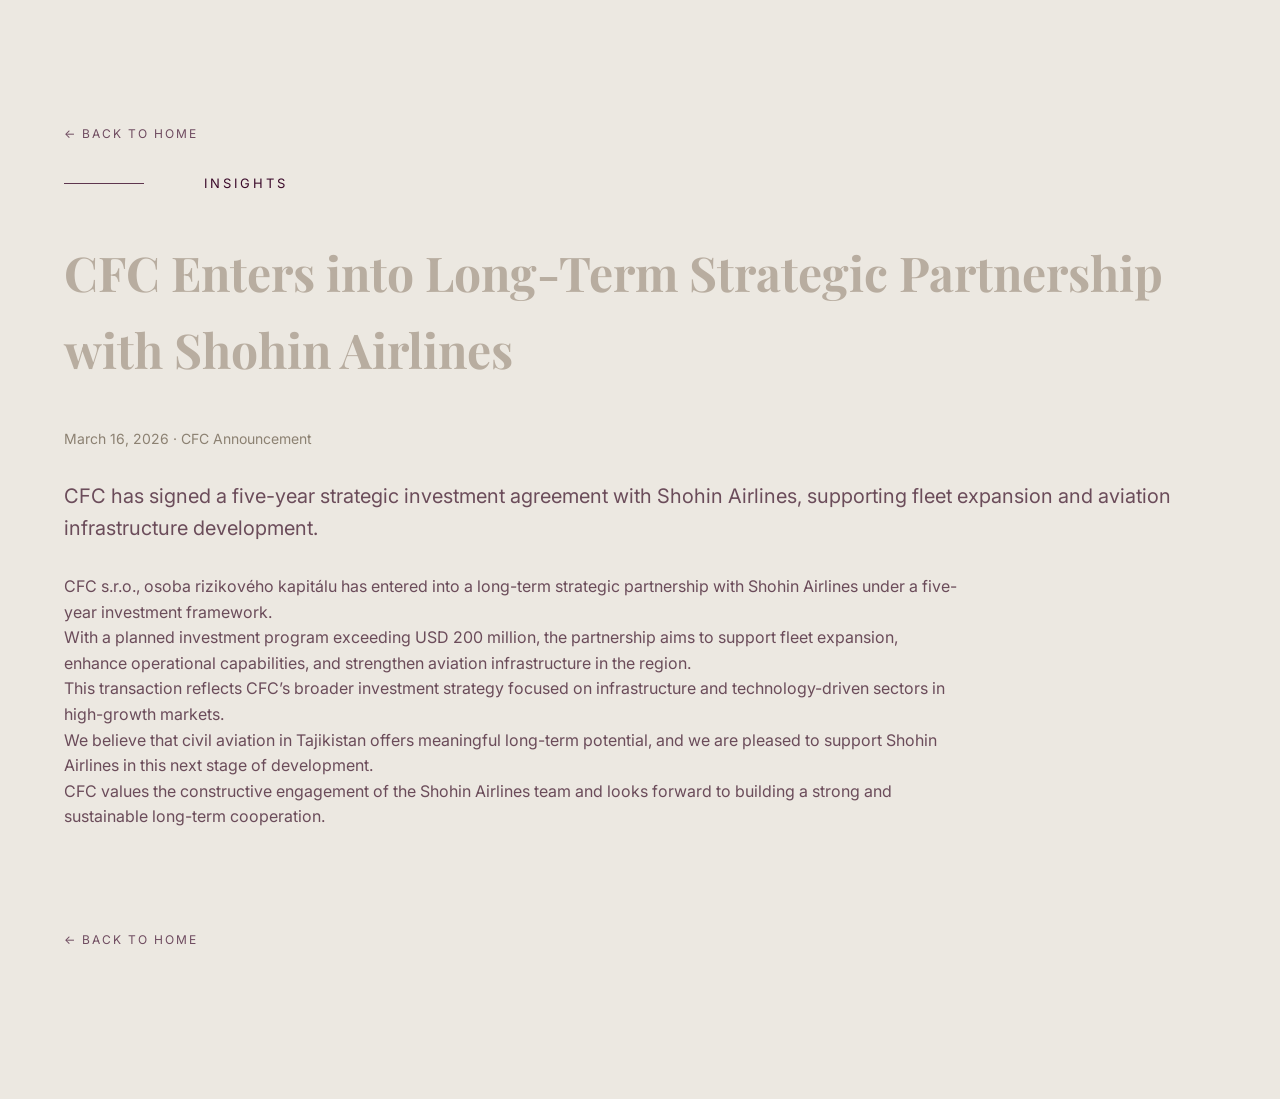
<file: news.html>
<!DOCTYPE html>
<html lang="en">
<head>
<meta charset="UTF-8">
<meta name="viewport" content="width=device-width, initial-scale=1.0">
<meta name="description" content="CFC enters a strategic partnership with Shohin Airlines to support fleet expansion and aviation infrastructure development.">
<title>CFC Fund — News</title>

<link href="https://fonts.googleapis.com/css2?family=Playfair+Display:wght@500;700&family=Inter:wght@300;400;500&display=swap" rel="stylesheet">
<link rel="stylesheet" href="assets/css/style.css">
</head>

<body>

<section class="page">
<div class="container">

<!-- BACK -->
<a href="javascript:void(0)" onclick="goBack()" class="back-link">← Back to Home</a>

<!-- HEADER -->
<div class="section-header">
    <div class="line"></div>
    <span class="label">INSIGHTS</span>
</div>

<!-- TITLE -->
<h1 class="page-title">
CFC Enters into Long-Term Strategic Partnership with Shohin Airlines
</h1>

<!-- META -->
<div class="news-meta">
March 16, 2026 · CFC Announcement
</div>

<!-- LEAD -->
<p class="news-lead">
CFC has signed a five-year strategic investment agreement with Shohin Airlines,
supporting fleet expansion and aviation infrastructure development.
</p>

<!-- CONTENT -->
<div class="legal-text">

<p>
CFC s.r.o., osoba rizikového kapitálu has entered into a long-term strategic partnership
with Shohin Airlines under a five-year investment framework.
</p>

<p>
With a planned investment program exceeding USD 200 million, the partnership aims to
support fleet expansion, enhance operational capabilities, and strengthen aviation
infrastructure in the region.
</p>

<p>
This transaction reflects CFC’s broader investment strategy focused on infrastructure
and technology-driven sectors in high-growth markets.
</p>

<p>
We believe that civil aviation in Tajikistan offers meaningful long-term potential,
and we are pleased to support Shohin Airlines in this next stage of development.
</p>

<p>
CFC values the constructive engagement of the Shohin Airlines team and looks forward
to building a strong and sustainable long-term cooperation.
</p>

</div>

<!-- BACK -->
<a href="javascript:void(0)" onclick="goBack()" class="back-link bottom">← Back to Home</a>

</div>
</section>

<script>
function goBack() {
    const ref = document.referrer;

    if (ref.includes('homecz')) {
        window.location.href = '/cfc-fund-site/homecz/';
    } else if (ref.includes('home')) {
        window.location.href = '/cfc-fund-site/home/';
    } else {
        window.location.href = '/cfc-fund-site/';
    }
}
</script>

</body>
</html>
</file>
<file: assets/css/style.css>
/* =========================
   BASE
========================= */
html {
    scroll-behavior: smooth;
}

* {
    margin: 0;
    padding: 0;
    box-sizing: border-box;
}

body {
    font-family: 'Inter', sans-serif;
    background: #ECE8E1;
    color: #3B0A2A;
    line-height: 1.6;
}

.container {
    width: 90%;
    max-width: 1200px;
    margin: auto;
}

section {
    padding: 80px 0;
}

h2 {
    font-family: 'Playfair Display', serif;
    color: #2A061E;
}

p {
    color: #6B4C5A;
}

/* =========================
   NAV
========================= */

.burger {
    display: none;
    flex-direction: column;
    gap: 6px;
    cursor: pointer;
}

.burger span {
    width: 25px;
    height: 2px;
    background: #3B0A2A;
    display: block;
}
nav {
    display: flex;
    align-items: center;
    padding: 20px 0;
    position: sticky;
    top: 0;
    background: #ECE8E1;
    backdrop-filter: blur(8px);
    z-index: 1000;
    border-bottom: 1px solid #D8D2C8;
    transition: transform 0.35s;
}

.nav-inner {
    display: flex;
    justify-content: space-between;
    align-items: center;
}

.logo img {
    height: 60px;
    transition: 0.3s;
}

nav a {
    color: #6B4C5A;
    text-decoration: none;
    margin-left: 30px;
    font-size: 14px;
    transition: 0.3s;
}

nav a:hover {
    color: #3B0A2A;
}

nav.scrolled {
    padding: 8px 0;
    background: rgba(236,232,225,0.95);
}

nav.scrolled .logo img {
    height: 42px;
}

nav.scrolled a {
    font-size: 13px;
    margin-left: 20px;
}

nav.nav-hidden {
    transform: translateY(-100%);
}

/* ===== DISCLAIMER PAGE ===== */

.logo-top {
    text-align: center;
    margin: 60px 0 40px;
}

.logo-top img {
    max-width: 280px;
    width: 100%;
}

.title {
    font-family: 'Playfair Display', serif;
    font-size: 32px;
    line-height: 1.3;
    text-align: center;
    margin: 0 auto 40px;
    color: #2A061E;
    max-width: 900px;   /* 🔥 ограничение ширины */
}

.text {
    max-width: 800px;
    margin: 0 auto;
}

.text p {
    font-size: 14px;
    line-height: 1.8;
    margin-bottom: 16px;
    color: #3B0A2A;
}
.buttons {
    text-align: center;
    margin-top: 60px;
    margin-bottom: 80px; /* 🔥 добавляет воздух снизу */
}

.btn {
    display: inline-block;
    padding: 14px 34px;
    margin: 10px 15px;
    min-width: 140px;
    border: 1px solid #3B0A2A;
    background: transparent;
    color: #3B0A2A;
    text-decoration: none;
    font-size: 13px;
    letter-spacing: 2px;
    text-transform: uppercase;
    transition: all 0.3s ease;
}

/* hover как в hero */
.btn:hover {
    background: #3B0A2A;
    color: #ECE8E1;
}
@media (max-width: 900px) {

    .burger {
        display: flex;
    }

    .nav-links {
        position: absolute;
        top: 100%;
        left: 0;
        width: 100%;
        background: #F5F2EE;

        flex-direction: column;
        align-items: center;
        gap: 20px;

        padding: 20px 0;

        opacity: 0;
        pointer-events: none;
        transform: translateY(-10px);
        transition: all 0.3s ease;
    }

    .nav-links.active {
        opacity: 1;
        pointer-events: auto;
        transform: translateY(0);
    }
}

/* =========================
   UNIVERSAL HEADER
========================= */
.section-header {
    display: flex;
    align-items: center;
    margin-bottom: 40px;
    gap: 20px;
}

.line {
    width: 80px;
    height: 1px;
    background: #3B0A2A;
    opacity: 0.8;
}
.line {
    height: 1px;
    width: 0;
    background: linear-gradient(
        to right,
        rgba(59, 10, 42, 0),
        rgba(59, 10, 42, 0.8),
        rgba(59, 10, 42, 0)
    );
    animation: lineGrow 1s ease forwards;
}

@keyframes lineGrow {
    from {
        width: 0;
        opacity: 0;
    }
    to {
        width: 80px;
        opacity: 0.8;
    }
}

.label {
    font-size: 13px;
    letter-spacing: 3px;
    margin-left: 20px;
}
.section-header .line {
    width: 120px;
    height: 1px;
    background: #3B0A2A;
    margin-right: 20px;
    transition: width 0.6s ease;
}
.section-title {
    font-size: 72px;
    color: #B8ADA0;
    margin-bottom: 60px;
    font-family: 'Playfair Display', serif;
}
.section-subtitle {
    font-size: 22px;
    max-width: 500px;
    margin-bottom: 40px;
}
/* =========================
   HERO
========================= */
.hero {
    padding: 120px 0 140px;
}

.hero-grid {
    display: grid;
    grid-template-columns: 2fr 1fr;
    gap: 60px;
    align-items: center;
}

.hero-title {
    font-family: 'Playfair Display', serif;
    font-size: 72px;
    color: #B8ADA0;
    margin-bottom: 40px;
}

.hero-right img {
    max-width: 260px;
}

/* =========================
   GRID / CARD
========================= */
.grid {
    display: grid;
    gap: 30px;
}

.card {
    border: 1px solid #D8D2C8;
    padding: 25px;
    background: #F7F3ED;
    transition: 0.3s;
}

.card:hover {
    transform: translateY(-5px);
    background: #fff;
}

/* =========================
   ABOUT
========================= */
.about-grid {
    display: grid;
    grid-template-columns: 1fr 1fr;
    gap: 80px;
}

.about-title {
    font-size: 72px;
    color: #B8ADA0;
    margin-bottom: 80px;
}

/* =========================
   NUMBERS
========================= */
.numbers-grid {
    display: grid;
    grid-template-columns: repeat(3, 1fr);
    gap: 100px;
}

.number-item h3 {
    font-size: 64px;
}

.number-item p {
    text-transform: uppercase;
    font-size: 14px;
}

/* =========================
   INVEST
========================= */
.invest-grid {
    display: grid;
    grid-template-columns: 1fr 1fr;
    gap: 80px;
}

.invest-title {
    font-size: 72px;
    color: #B8ADA0;
    margin-bottom: 80px;
}

/* =========================
   SERVICES
========================= */
.services-grid {
    display: grid;
    grid-template-columns: 2fr 1fr;
    gap: 80px;
    align-items: center;
}

.services-title {
    font-size: 72px;
    color: #B8ADA0;
    margin-bottom: 40px;
}

/* =========================
   NEWS
========================= */
.news-title {
    font-size: 72px;
    color: #B8ADA0;
    margin-bottom: 20px;
}

.news-grid {
    gap: 40px;
}

.news-date {
    margin-top: 20px;
    font-size: 13px;
}
.news-meta {
    font-size: 14px;
    color: #8C8172;
    margin-bottom: 30px;
}

.news-lead {
    font-size: 20px;
    line-height: 1.6;
    margin-bottom: 30px;
}
/* =========================
   CONTACT
========================= */
.contact-grid {
    display: grid;
    grid-template-columns: 1fr 1fr;
    gap: 80px;
}

.contact-title {
    font-size: 72px;
    color: #B8ADA0;
    margin-bottom: 80px;
}

.contact-box {
    padding: 40px;
    border: 1px solid #D8D2C8;
    background: #F7F3ED;
}

.contact-cta-single p {
    font-size: 26px;
    color: #6B4C5A;
}

/* =========================
   DOCUMENTS
========================= */
.docs-buttons {
    display: flex;
    gap: 30px;
    flex-wrap: wrap;
}

.doc-btn {
    padding: 20px 40px;
    border: 2px solid #3B0A2A;
    border-radius: 40px;
    text-decoration: none;
    color: #3B0A2A;
    transition: 0.3s;
}

.doc-btn:hover {
    background: #3B0A2A;
    color: #ECE8E1;
}

/* =========================
   FINAL
========================= */
.final-grid {
    display: grid;
    grid-template-columns: 1fr 1fr 1fr;
    margin-bottom: 80px;
}

.final-bottom {
    text-align: center;
}

/* =========================
   IMAGE SYSTEM
========================= */
.img-wrap {
    display: flex;
    justify-content: center;
}

.img-wrap img {
    max-width: 220px;
}

.img-large img {
    max-width: 260px;
}

img {
    transition: 0.3s;
}

img:hover {
    transform: scale(1.02);
}

.circle {
    display: flex;
    justify-content: center;
    align-items: center;
    margin: 0 auto;
}

/* КОЛЬЦО — оставляем как есть */
.circle.ring img {
    width: 320px;
}

/* ИКОНКА — увеличиваем */
.circle.icon img {
    width: 260px;
}

/* ЛОГО — балансируем */
.circle.logo img {
    width: 150px;
}

.circle.ring {
    position: relative;
    width: 160px;
    height: 160px;
}

/* КОЛЬЦО ВРАЩАЕТСЯ */
.circle.ring img {
    width: 100%;
    height: 100%;
    animation: rotateClockwise 20s linear infinite;
}
/* ВРАЩАЮЩАЯСЯ ЛИНИЯ */
.rotating-line {
    position: absolute;
    top: 50%;
    left: 50%;

    width: 160%;
    height: 1px;

    transform: translate(-50%, -50%);

    background: linear-gradient(
    to right,
    rgba(59, 10, 42, 0.4) 0%,
    rgba(59, 10, 42, 0.1) 30%,
    transparent 50%,
    rgba(59, 10, 42, 0.1) 70%,
    rgba(59, 10, 42, 0.4) 100%
);
filter: blur(0.6px);
    animation: rotateLine 20s linear infinite;
    transform-origin: center;
}
@keyframes rotateLine {
    from {
        transform: translate(-50%, -50%) rotate(0deg);
    }
    to {
        transform: translate(-50%, -50%) rotate(360deg);
    }
}
/* =========================
   MOBILE
========================= */
@media (max-width: 900px) {

    .hero-grid,
    .services-grid,
    .about-grid,
    .invest-grid,
    .contact-grid,
        .final-grid {
        grid-template-columns: 1fr;
    }

    .hero-title,
    .about-title,
    .invest-title,
    .services-title,
    .news-title,
    .contact-title {
        font-size: 48px;
    }

    .numbers-grid {
        grid-template-columns: 1fr;
        gap: 50px;
    }
}

/* LEGAL PAGE */

.page {
    padding: 120px 0;
}

.page-title {
    font-family: 'Playfair Display', serif;
    font-size: 48px;
    color: #B8ADA0;
    margin-bottom: 40px;
    pointer-events: none;
}

.legal-text {
    max-width: 900px;
    margin-top: 30px;
    margin-bottom: 40px;
}

.legal-text pre {
    margin-bottom: 0;
    white-space: pre-wrap;
    word-break: break-word;
    font-family: inherit;
    font-size: 15px;
    line-height: 1.9;
    color: #6B4C5A;
    position: relative
}

/* BACK LINK */

.back-link {
    display: inline-block;
    margin-bottom: 30px;
    font-size: 12px;
    letter-spacing: 2px;
    text-transform: uppercase;
    color: #3B0A2A;
    text-decoration: none;
    opacity: 0.7;
    transition: all 0.3s ease;
    z-index: 2;
    position: relative;
}

.back-link:hover {
    opacity: 1;
}

.back-link.bottom {
    margin-top: 60px;
}

/* MOVING TEXT */
.ticker {
    position: relative;
    line-height: 0.9;
    overflow: hidden;
    white-space: nowrap;
    width: 100vw;
    height: 300px;
    mask-image: linear-gradient(
        to right,
        transparent 0%,
        black 25%,
        black 75%,
        transparent 100%
);
}
.ticker-track {
    display: flex;
    width: max-content;
}
.ticker-track span {
    white-space: nowrap;
    padding-right: 80px; /* зазор между повторами */
}

.fast {
    font-family: 'Playfair Display', serif;
    position: relative;
    z-index: 2;
    color: #2A0620;
    font-size: 120px;
    animation: scrollFast 35s linear infinite;
}
.slow {
    font-family: 'Playfair Display', serif;
    position: absolute;
    top: 60px;
    left: 0;
    z-index: 1;
    color: rgba(59, 10, 42, 0.38);
    font-size: 120px;
    animation: scrollSlow 70s linear infinite;
    opacity: 0.2;
    transform: translateY(20px);
    filter: blur(0.5px);
    mix-blend-mode: multiply;
}

@keyframes scrollFast {
    from {
        transform: translateX(0);
    }
    to {
        transform: translateX(-50%);
    }
}

@keyframes scrollSlow {
    from {
        transform: translateX(0);
    }
    to {
        transform: translateX(-50%);
    }
}
@keyframes scroll {
    from { transform: translateX(0); }
    to   { transform: translateX(-50%); }
}
</file>
